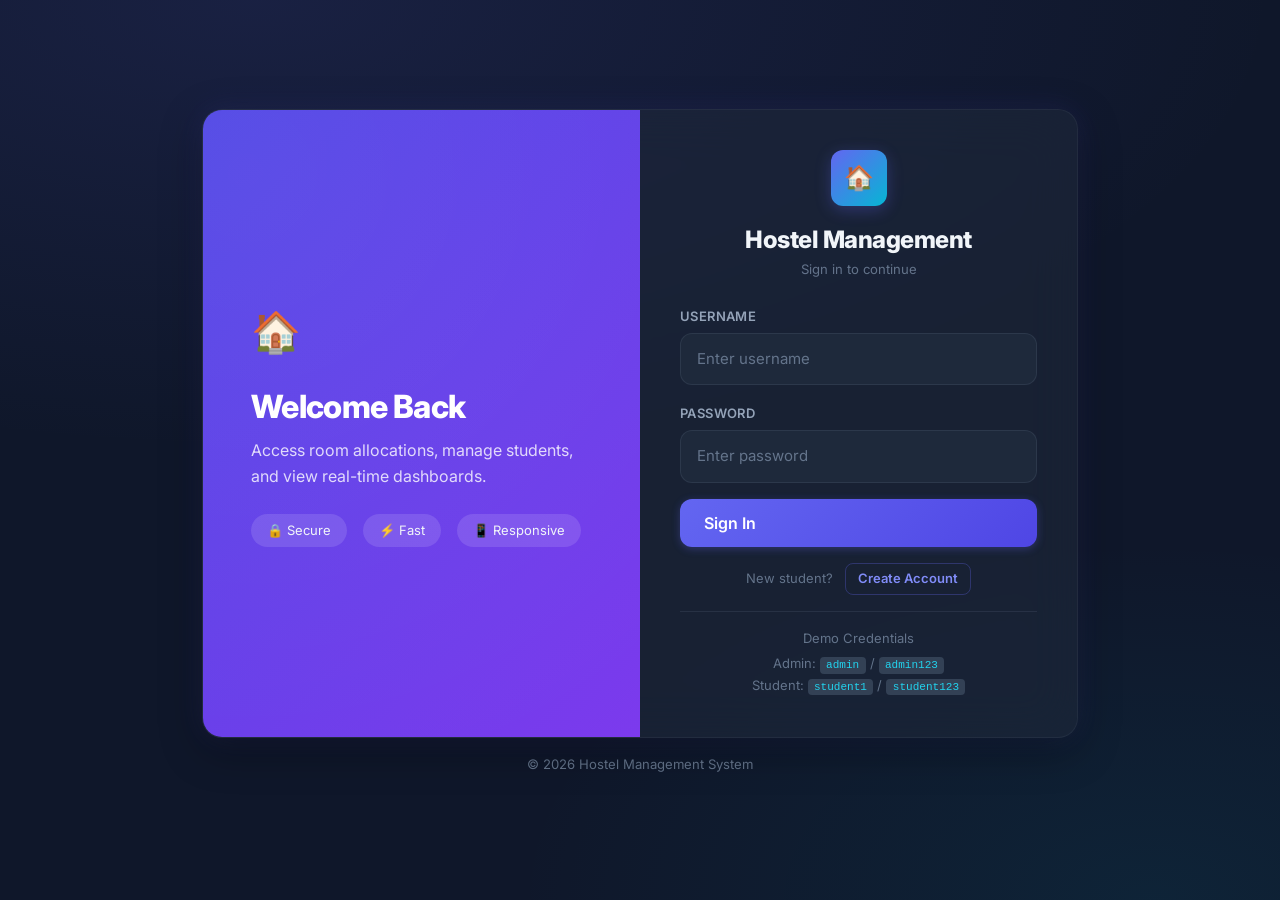
<file: backend/target/classes/static/index.html>
<!DOCTYPE html>
<html lang="en">
<head>
    <meta charset="utf-8" />
    <meta name="viewport" content="width=device-width, initial-scale=1" />
    <title>Hostel Management — Login</title>
    <meta name="description" content="Hostel Management System — secure login for students and administrators." />
    <link href="https://cdn.jsdelivr.net/npm/bootstrap@5.1.3/dist/css/bootstrap.min.css" rel="stylesheet">
    <link href="style.css" rel="stylesheet">
</head>
<body class="login-body">

    <main class="d-flex align-items-center min-vh-100 py-4">
        <div class="container">
            <div class="row justify-content-center">
                <div class="col-lg-10 col-xl-9">
                    <div class="auth-card">
                        <div class="row g-0" style="min-height: 520px;">

                            <!-- Hero Side -->
                            <div class="col-lg-6 d-none d-lg-flex auth-hero">
                                <div style="position: relative; z-index: 1;">
                                    <div class="mb-4" style="font-size: 2.5rem;">🏠</div>
                                    <h2>Welcome Back</h2>
                                    <p class="mb-4">Access room allocations, manage students, and view real-time dashboards.</p>
                                    <div style="display: flex; gap: 1rem; flex-wrap: wrap;">
                                        <span style="background: rgba(255,255,255,0.12); padding: 0.4rem 1rem; border-radius: 100px; font-size: 0.8125rem;">🔒 Secure</span>
                                        <span style="background: rgba(255,255,255,0.12); padding: 0.4rem 1rem; border-radius: 100px; font-size: 0.8125rem;">⚡ Fast</span>
                                        <span style="background: rgba(255,255,255,0.12); padding: 0.4rem 1rem; border-radius: 100px; font-size: 0.8125rem;">📱 Responsive</span>
                                    </div>
                                </div>
                            </div>

                            <!-- Form Side -->
                            <div class="col-lg-6 d-flex align-items-center auth-form-section" id="formSection">

                                <!-- LOGIN VIEW -->
                                <div id="loginView" style="width: 100%; max-width: 380px; margin: 0 auto;">
                                    <div class="text-center mb-4">
                                        <div class="auth-brand mx-auto">🏠</div>
                                        <h4 class="mb-1" style="font-weight: 800;">Hostel Management</h4>
                                        <p class="text-muted small">Sign in to continue</p>
                                    </div>

                                    <form id="loginForm" onsubmit="login(event)">
                                        <div class="mb-3">
                                            <label for="username" class="form-label">Username</label>
                                            <input type="text" class="form-control form-control-lg" id="username" placeholder="Enter username" required>
                                        </div>
                                        <div class="mb-3">
                                            <label for="password" class="form-label">Password</label>
                                            <input type="password" class="form-control form-control-lg" id="password" placeholder="Enter password" required>
                                        </div>
                                        <div class="d-grid mb-3">
                                            <button type="submit" class="btn btn-primary btn-lg">Sign In</button>
                                        </div>
                                    </form>

                                    <div class="text-center mb-3">
                                        <span class="text-muted" style="font-size: 0.8125rem;">New student?</span>
                                        <button class="btn btn-outline-primary btn-sm ms-2" onclick="showRegisterForm()">Create Account</button>
                                    </div>

                                    <hr />
                                    <div class="text-center" style="font-size: 0.8125rem;">
                                        <span class="text-muted">Demo Credentials</span>
                                        <div class="mt-1 text-muted">Admin: <code>admin</code> / <code>admin123</code></div>
                                        <div class="text-muted">Student: <code>student1</code> / <code>student123</code></div>
                                    </div>
                                </div>

                                <!-- REGISTER VIEW (hidden) -->
                                <div id="registerView" style="width: 100%; max-width: 420px; margin: 0 auto; display: none;">
                                    <div class="d-flex align-items-center mb-3">
                                        <button class="btn btn-outline-secondary btn-sm me-3" onclick="hideRegisterForm()">← Back</button>
                                        <h5 class="mb-0" style="font-weight: 700;">Student Registration</h5>
                                    </div>
                                    <form id="studentRegisterForm" onsubmit="registerStudent(event)">
                                        <div class="row">
                                            <div class="col-12 mb-2">
                                                <label class="form-label">Student Type *</label>
                                                <select class="form-select" id="regStudentType" required>
                                                    <option value="UG">UG (Undergraduate)</option>
                                                    <option value="PG">PG (Postgraduate)</option>
                                                    <option value="MBA">MBA</option>
                                                </select>
                                            </div>
                                            <div class="col-12 mb-2">
                                                <label class="form-label">Username *</label>
                                                <input type="text" class="form-control" id="regUsername" required placeholder="Choose a username">
                                            </div>
                                            <div class="col-12 mb-2">
                                                <label class="form-label">Password *</label>
                                                <input type="password" class="form-control" id="regPassword" required placeholder="Create a password">
                                            </div>
                                            <div class="col-12 mb-2">
                                                <label class="form-label">Email *</label>
                                                <input type="email" class="form-control" id="regEmail" required placeholder="your@email.com">
                                            </div>
                                            <div class="col-12 mb-2">
                                                <label class="form-label">Registration Number *</label>
                                                <input type="text" class="form-control" id="regNumber" required placeholder="e.g. REG001">
                                            </div>
                                            <div class="col-6 mb-2">
                                                <label class="form-label">Phone *</label>
                                                <input type="tel" class="form-control" id="regPhone" required placeholder="Phone number">
                                            </div>
                                            <div class="col-3 mb-2">
                                                <label class="form-label">Year *</label>
                                                <input type="number" class="form-control" id="regYear" min="1" max="4" required placeholder="1-4">
                                            </div>
                                            <div class="col-3 mb-2">
                                                <label class="form-label">Attend %</label>
                                                <input type="number" class="form-control" id="regAttendance" min="0" max="100" step="0.1" required placeholder="85">
                                            </div>
                                        </div>
                                        <div class="d-flex gap-2 mt-3">
                                            <button type="submit" class="btn btn-success flex-fill">Register</button>
                                            <button type="button" class="btn btn-outline-secondary flex-fill" onclick="hideRegisterForm()">Cancel</button>
                                        </div>
                                    </form>
                                </div>
                            </div>

                        </div>
                    </div>
                    <p class="text-center small text-muted mt-3">© <span id="year"></span> Hostel Management System</p>
                </div>
            </div>
        </div>
    </main>

    <script>
        document.addEventListener('DOMContentLoaded', function(){
            const el = document.getElementById('year');
            if (el) el.textContent = new Date().getFullYear();
        });

        function showRegisterForm() {
            document.getElementById('loginView').style.display = 'none';
            document.getElementById('registerView').style.display = 'block';
        }

        function hideRegisterForm() {
            document.getElementById('registerView').style.display = 'none';
            document.getElementById('loginView').style.display = 'block';
            document.getElementById('studentRegisterForm').reset();
        }
    </script>
    <script src="https://cdn.jsdelivr.net/npm/bootstrap@5.1.3/dist/js/bootstrap.bundle.min.js"></script>
    <script src="script.js"></script>
</body>
</html>
</file>
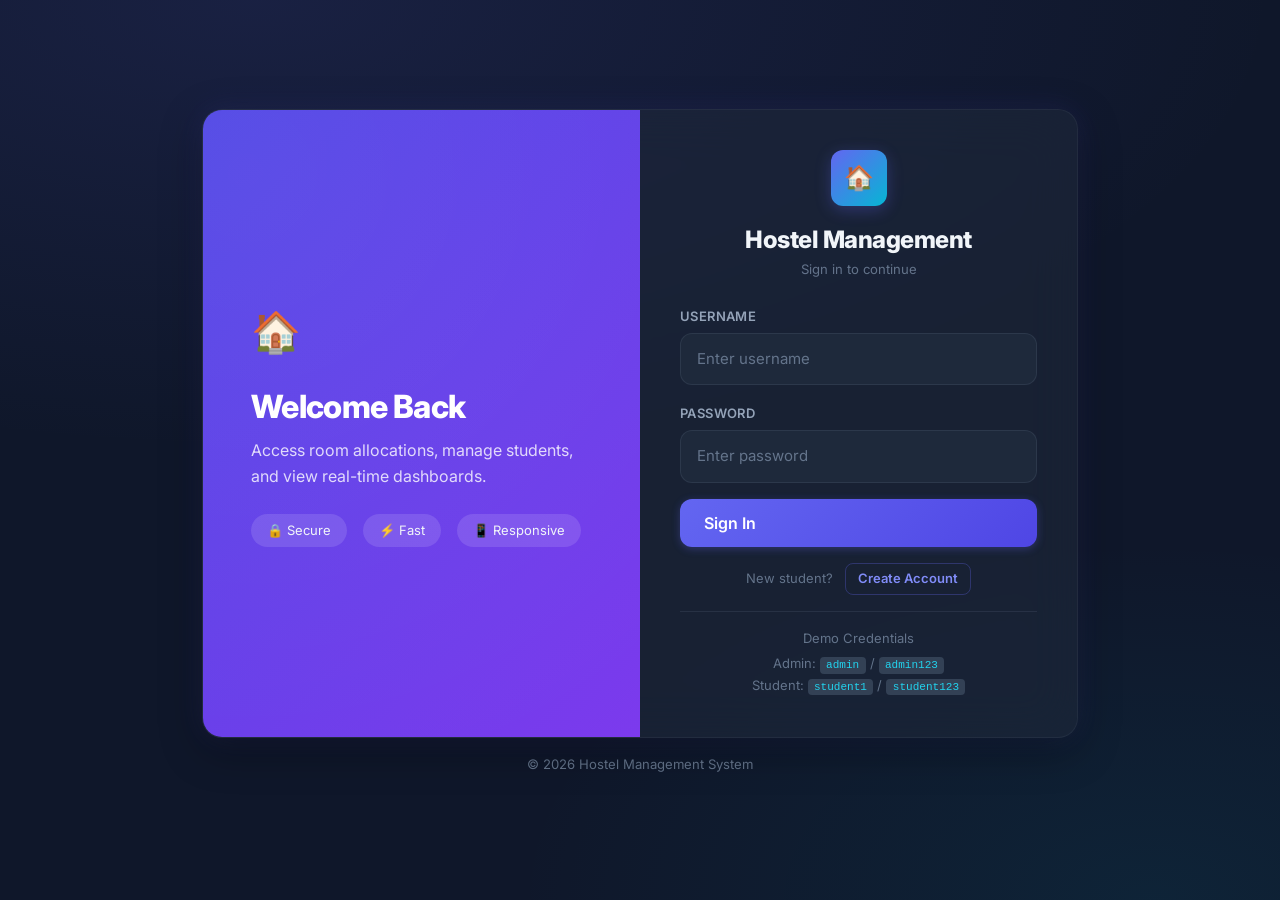
<file: backend/target/classes/static/admin-dashboard.html>
<!DOCTYPE html>
<html lang="en">
<head>
    <meta charset="utf-8" />
    <meta name="viewport" content="width=device-width, initial-scale=1" />
    <title>Admin Dashboard — Hostel Management</title>
    <meta name="description" content="Admin dashboard for managing hostel rooms, students, and allocations." />
    <link href="https://cdn.jsdelivr.net/npm/bootstrap@5.1.3/dist/css/bootstrap.min.css" rel="stylesheet">
    <link href="style.css" rel="stylesheet">
</head>
<body>

    <!-- Navbar -->
    <nav class="navbar navbar-expand-lg">
        <div class="container">
            <a class="navbar-brand" href="#">
                <span class="brand-dot"></span> Admin Dashboard
            </a>
            <div class="navbar-nav me-auto">
                <a class="nav-link" href="#overview">Overview</a>
                <a class="nav-link" href="#roomManagement">Rooms</a>
                <a class="nav-link" href="#studentManagement">Students</a>
            </div>
            <div class="navbar-nav ms-auto d-flex align-items-center gap-3">
                <span class="navbar-text" id="adminWelcome">Welcome, Admin!</span>
                <button class="btn btn-outline-light btn-sm" onclick="logout()">Logout</button>
            </div>
        </div>
    </nav>

    <div class="container mt-4">

        <!-- Overview Stats -->
        <h2 id="overview" class="mb-4" style="font-weight: 800;">Dashboard Overview</h2>
        <div class="row g-3 mb-4">
            <div class="col-md-3 col-6">
                <div class="stat-card primary animate-in">
                    <span class="stat-icon">👥</span>
                    <div class="stat-value" id="totalStudentsAdmin">0</div>
                    <div class="stat-label">Total Students</div>
                </div>
            </div>
            <div class="col-md-3 col-6">
                <div class="stat-card success animate-in">
                    <span class="stat-icon">✅</span>
                    <div class="stat-value" id="allocatedStudents">0</div>
                    <div class="stat-label">Allocated</div>
                </div>
            </div>
            <div class="col-md-3 col-6">
                <div class="stat-card warning animate-in">
                    <span class="stat-icon">⏳</span>
                    <div class="stat-value" id="unallocatedStudents">0</div>
                    <div class="stat-label">Unallocated</div>
                </div>
            </div>
            <div class="col-md-3 col-6">
                <div class="stat-card info animate-in">
                    <span class="stat-icon">🚪</span>
                    <div class="stat-value" id="totalRoomsAdmin">0</div>
                    <div class="stat-label">Total Rooms</div>
                </div>
            </div>
        </div>

        <!-- Room Management -->
        <div class="card" id="roomManagement">
            <div class="card-header d-flex justify-content-between align-items-center">
                <h5 class="mb-0" style="font-weight: 700;">Room Management</h5>
                <button class="btn btn-primary btn-sm" onclick="showAddRoomForm()">+ Add Room</button>
            </div>
            <div class="card-body">
                <!-- Add Room Form (Hidden) -->
                <div id="addRoomForm" style="display: none;" class="mb-4">
                    <div class="card" style="border: 1px solid rgba(99,102,241,0.2);">
                        <div class="card-body">
                            <h6 style="font-weight: 700; margin-bottom: 1rem;">New Room Details</h6>
                            <form id="roomForm" onsubmit="addRoom(event)">
                                <div class="row g-3">
                                    <div class="col-md-3">
                                        <label class="form-label">Room Number *</label>
                                        <input type="text" class="form-control" id="roomNo" required placeholder="e.g. A201">
                                    </div>
                                    <div class="col-md-3">
                                        <label class="form-label">Hostel *</label>
                                        <select class="form-select" id="hostelSelect" required>
                                            <option value="">Select Hostel</option>
                                        </select>
                                    </div>
                                    <div class="col-md-3">
                                        <label class="form-label">Sharing Type *</label>
                                        <select class="form-select" id="sharingType" required>
                                            <option value="">Select</option>
                                            <option value="SINGLE">Single</option>
                                            <option value="DOUBLE_SHARING">Double Sharing</option>
                                            <option value="THREE_SHARING">Three Sharing</option>
                                        </select>
                                    </div>
                                    <div class="col-md-3">
                                        <label class="form-label">Bathroom *</label>
                                        <select class="form-select" id="bathroomType" required>
                                            <option value="">Select</option>
                                            <option value="ATTACHED">Attached</option>
                                            <option value="COMMON">Common</option>
                                        </select>
                                    </div>
                                    <div class="col-md-3">
                                        <label class="form-label">AC Type *</label>
                                        <select class="form-select" id="acType" required>
                                            <option value="">Select</option>
                                            <option value="AC">AC</option>
                                            <option value="NON_AC">Non-AC</option>
                                        </select>
                                    </div>
                                    <div class="col-md-3">
                                        <label class="form-label">Capacity *</label>
                                        <input type="number" class="form-control" id="capacity" min="1" max="10" required placeholder="1-10">
                                    </div>
                                    <div class="col-md-6 d-flex align-items-end gap-2">
                                        <button type="submit" class="btn btn-success">Add Room</button>
                                        <button type="button" class="btn btn-secondary" onclick="hideAddRoomForm()">Cancel</button>
                                    </div>
                                </div>
                            </form>
                        </div>
                    </div>
                </div>

                <!-- Rooms Grid -->
                <div class="row g-3" id="roomsContainer">
                    <!-- Rooms loaded by JS -->
                </div>
            </div>
        </div>

        <!-- Student Management -->
        <div class="card" id="studentManagement">
            <div class="card-header">
                <h5 class="mb-0" style="font-weight: 700;">Student Management</h5>
            </div>
            <div class="card-body">
                <div class="table-responsive">
                    <table class="table table-striped">
                        <thead>
                            <tr>
                                <th>Name</th>
                                <th>Username</th>
                                <th>Reg No</th>
                                <th>Email</th>
                                <th>Year</th>
                                <th>Attendance</th>
                                <th>Type</th>
                                <th>Room</th>
                                <th>Actions</th>
                            </tr>
                        </thead>
                        <tbody id="studentsTable">
                            <!-- Students loaded by JS -->
                        </tbody>
                    </table>
                </div>
            </div>
        </div>
    </div>

    <!-- Student Request Modal -->
    <div class="modal fade" id="studentRequestModal" tabindex="-1">
        <div class="modal-dialog">
            <div class="modal-content">
                <div class="modal-header">
                    <h5 class="modal-title">Student Request Details</h5>
                    <button type="button" class="btn-close" data-bs-dismiss="modal"></button>
                </div>
                <div class="modal-body" id="studentRequestModalBody">
                    <!-- Filled dynamically -->
                </div>
                <div class="modal-footer">
                    <button type="button" class="btn btn-secondary" data-bs-dismiss="modal">Close</button>
                </div>
            </div>
        </div>
    </div>

    <!-- Allocation Modal -->
    <div class="modal fade" id="allocationModal" tabindex="-1">
        <div class="modal-dialog">
            <div class="modal-content">
                <div class="modal-header">
                    <h5 class="modal-title">Allocate Room</h5>
                    <button type="button" class="btn-close" data-bs-dismiss="modal"></button>
                </div>
                <div class="modal-body">
                    <p>Select a student to allocate to room: <strong id="selectedRoomInfo"></strong></p>
                    <select class="form-select" id="studentSelect">
                        <!-- Students loaded by JS -->
                    </select>
                </div>
                <div class="modal-footer">
                    <button type="button" class="btn btn-secondary" data-bs-dismiss="modal">Cancel</button>
                    <button type="button" class="btn btn-primary" onclick="allocateStudentToRoom()">Allocate</button>
                </div>
            </div>
        </div>
    </div>

    <!-- Remove Student Modal -->
    <div class="modal fade" id="removeStudentModal" tabindex="-1">
        <div class="modal-dialog">
            <div class="modal-content">
                <div class="modal-header">
                    <h5 class="modal-title">Remove Student from Room</h5>
                    <button type="button" class="btn-close" data-bs-dismiss="modal"></button>
                </div>
                <div class="modal-body">
                    <p>Are you sure you want to remove <strong id="studentToRemoveName"></strong> from their room?</p>
                    <p class="text-muted small">This will make the room available for other students.</p>
                </div>
                <div class="modal-footer">
                    <button type="button" class="btn btn-secondary" data-bs-dismiss="modal">Cancel</button>
                    <button type="button" class="btn btn-danger" onclick="confirmRemoveStudent()">Remove</button>
                </div>
            </div>
        </div>
    </div>

    <script src="https://cdn.jsdelivr.net/npm/bootstrap@5.1.3/dist/js/bootstrap.bundle.min.js"></script>
    <script src="script.js"></script>

</body>
</html>
</file>
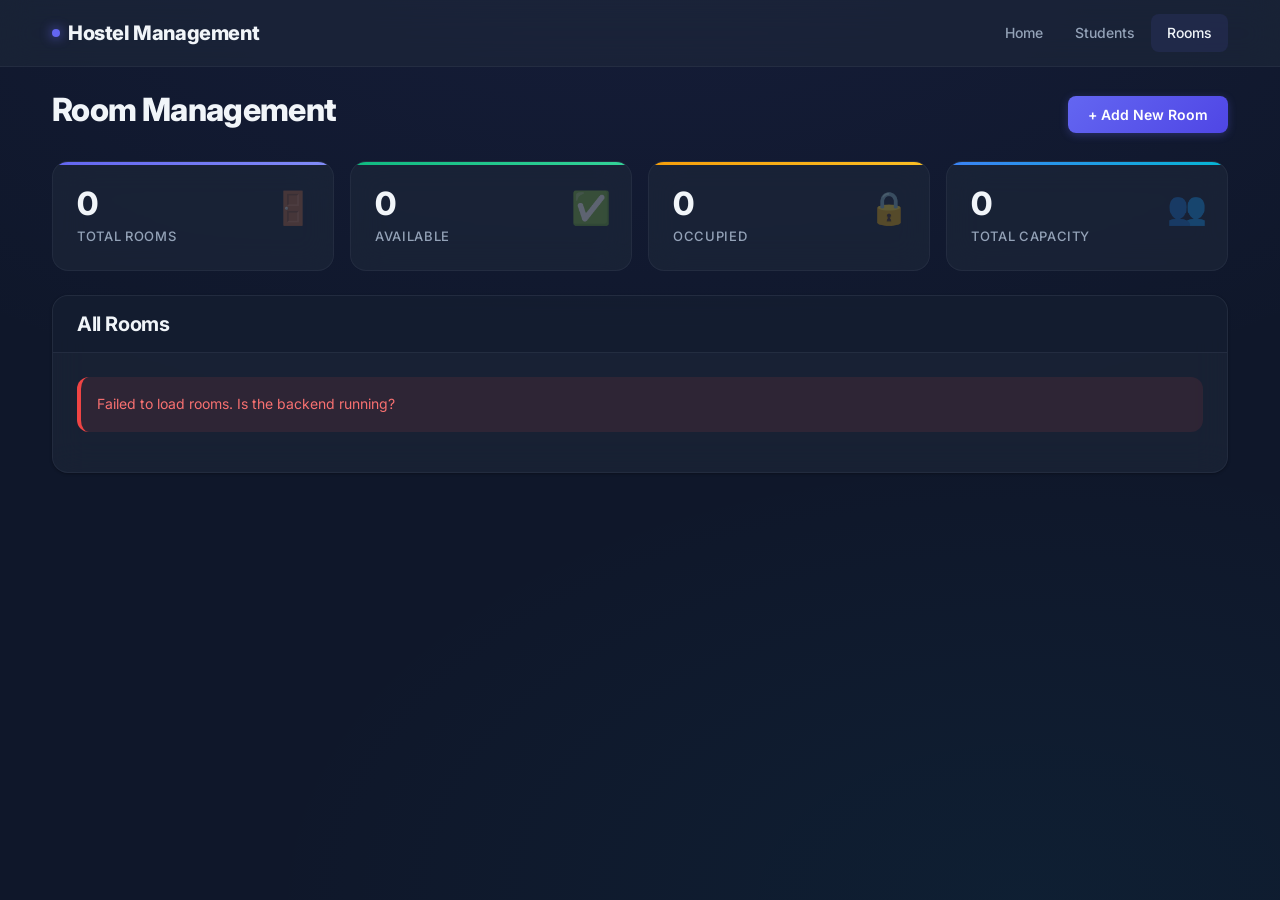
<file: backend/target/classes/static/rooms.html>
<!DOCTYPE html>
<html lang="en">
<head>
    <meta charset="utf-8" />
    <meta name="viewport" content="width=device-width, initial-scale=1" />
    <title>Rooms — Hostel Management</title>
    <meta name="description" content="View and manage hostel rooms, availability, and student allocations." />
    <link href="https://cdn.jsdelivr.net/npm/bootstrap@5.1.3/dist/css/bootstrap.min.css" rel="stylesheet">
    <link href="style.css" rel="stylesheet">
</head>
<body>

    <!-- Navbar -->
    <nav class="navbar navbar-expand-lg">
        <div class="container">
            <a class="navbar-brand" href="index.html">
                <span class="brand-dot"></span> Hostel Management
            </a>
            <div class="navbar-nav">
                <a class="nav-link" href="index.html">Home</a>
                <a class="nav-link" href="students.html">Students</a>
                <a class="nav-link active" href="rooms.html">Rooms</a>
            </div>
        </div>
    </nav>

    <div class="container mt-4">
        <div class="d-flex justify-content-between align-items-center mb-4">
            <h2 style="font-weight: 800;">Room Management</h2>
            <button class="btn btn-primary" onclick="showAddRoomForm()">+ Add New Room</button>
        </div>

        <!-- Room Stats -->
        <div class="row g-3 mb-4">
            <div class="col-md-3 col-6">
                <div class="stat-card primary animate-in">
                    <span class="stat-icon">🚪</span>
                    <div class="stat-value" id="totalRooms">0</div>
                    <div class="stat-label">Total Rooms</div>
                </div>
            </div>
            <div class="col-md-3 col-6">
                <div class="stat-card success animate-in">
                    <span class="stat-icon">✅</span>
                    <div class="stat-value" id="availableRooms">0</div>
                    <div class="stat-label">Available</div>
                </div>
            </div>
            <div class="col-md-3 col-6">
                <div class="stat-card warning animate-in">
                    <span class="stat-icon">🔒</span>
                    <div class="stat-value" id="occupiedRooms">0</div>
                    <div class="stat-label">Occupied</div>
                </div>
            </div>
            <div class="col-md-3 col-6">
                <div class="stat-card info animate-in">
                    <span class="stat-icon">👥</span>
                    <div class="stat-value" id="totalCapacity">0</div>
                    <div class="stat-label">Total Capacity</div>
                </div>
            </div>
        </div>

        <!-- Add Room Form (hidden) -->
        <div id="addRoomForm" style="display: none;" class="mb-4">
            <div class="card" style="border: 1px solid rgba(99,102,241,0.2);">
                <div class="card-body">
                    <h6 style="font-weight: 700; margin-bottom: 1rem;">Add New Room</h6>
                    <form id="roomForm" onsubmit="addRoom(event)">
                        <div class="row g-3">
                            <div class="col-md-3">
                                <label class="form-label">Room Number *</label>
                                <input type="text" class="form-control" id="roomNo" required placeholder="e.g. A201">
                            </div>
                            <div class="col-md-3">
                                <label class="form-label">Hostel *</label>
                                <select class="form-select" id="hostelSelect" required>
                                    <option value="">Select Hostel</option>
                                </select>
                            </div>
                            <div class="col-md-3">
                                <label class="form-label">Sharing Type *</label>
                                <select class="form-select" id="sharingType" required>
                                    <option value="">Select</option>
                                    <option value="SINGLE">Single</option>
                                    <option value="DOUBLE_SHARING">Double Sharing</option>
                                    <option value="THREE_SHARING">Three Sharing</option>
                                </select>
                            </div>
                            <div class="col-md-3">
                                <label class="form-label">Bathroom *</label>
                                <select class="form-select" id="bathroomType" required>
                                    <option value="">Select</option>
                                    <option value="ATTACHED">Attached</option>
                                    <option value="COMMON">Common</option>
                                </select>
                            </div>
                            <div class="col-md-3">
                                <label class="form-label">AC Type *</label>
                                <select class="form-select" id="acType" required>
                                    <option value="">Select</option>
                                    <option value="AC">AC</option>
                                    <option value="NON_AC">Non-AC</option>
                                </select>
                            </div>
                            <div class="col-md-3">
                                <label class="form-label">Capacity *</label>
                                <input type="number" class="form-control" id="capacity" min="1" max="10" required>
                            </div>
                            <div class="col-md-6 d-flex align-items-end gap-2">
                                <button type="submit" class="btn btn-success">Add Room</button>
                                <button type="button" class="btn btn-secondary" onclick="hideAddRoomForm()">Cancel</button>
                            </div>
                        </div>
                    </form>
                </div>
            </div>
        </div>

        <!-- Rooms Grid -->
        <div class="card">
            <div class="card-header">
                <h5 class="mb-0" style="font-weight: 700;">All Rooms</h5>
            </div>
            <div class="card-body">
                <div class="row g-3" id="roomsContainer">
                    <div class="col-12 text-center text-muted py-3">Loading rooms...</div>
                </div>
            </div>
        </div>
    </div>

    <!-- Allocation Modal -->
    <div class="modal fade" id="allocationModal" tabindex="-1">
        <div class="modal-dialog">
            <div class="modal-content">
                <div class="modal-header">
                    <h5 class="modal-title">Allocate Room</h5>
                    <button type="button" class="btn-close" data-bs-dismiss="modal"></button>
                </div>
                <div class="modal-body">
                    <p>Select a student to allocate to room: <strong id="selectedRoomInfo"></strong></p>
                    <select class="form-select" id="studentSelect">
                        <option value="">Select a student</option>
                    </select>
                </div>
                <div class="modal-footer">
                    <button type="button" class="btn btn-secondary" data-bs-dismiss="modal">Cancel</button>
                    <button type="button" class="btn btn-primary" onclick="allocateStudentToRoom()">Allocate</button>
                </div>
            </div>
        </div>
    </div>

    <script src="https://cdn.jsdelivr.net/npm/bootstrap@5.1.3/dist/js/bootstrap.bundle.min.js"></script>
    <script src="script.js"></script>
    <script>
        // Page-specific init — load rooms and stats using functions from script.js
        document.addEventListener('DOMContentLoaded', function() {
            loadRoomsPage();
            loadHostelsForRoomForm();

            // Auto-set capacity when sharing type changes
            const sharingType = document.getElementById('sharingType');
            const capacity = document.getElementById('capacity');
            if (sharingType && capacity) {
                sharingType.addEventListener('change', function() {
                    if (this.value === 'SINGLE') capacity.value = 1;
                    else if (this.value === 'DOUBLE_SHARING') capacity.value = 2;
                    else if (this.value === 'THREE_SHARING') capacity.value = 3;
                });
            }
        });

        // Load rooms and compute stats for this page
        async function loadRoomsPage() {
            try {
                const response = await fetch(`${API_BASE}/rooms`);
                const rooms = await response.json();

                // Compute stats
                let totalRooms = 0, available = 0, occupied = 0, totalCap = 0;
                rooms.forEach(room => {
                    totalRooms++;
                    totalCap += room.capacity || 0;
                    const occ = room.students ? room.students.length : 0;
                    if (occ < room.capacity) available++;
                    else occupied++;
                });

                document.getElementById('totalRooms').textContent = totalRooms;
                document.getElementById('availableRooms').textContent = available;
                document.getElementById('occupiedRooms').textContent = occupied;
                document.getElementById('totalCapacity').textContent = totalCap;

                // Render room cards using the same pattern as script.js
                const container = document.getElementById('roomsContainer');
                container.innerHTML = '';

                if (rooms.length === 0) {
                    container.innerHTML = '<div class="col-12 text-center text-muted py-3">No rooms found. Add a room to get started.</div>';
                    return;
                }

                rooms.forEach(room => {
                    const occ = room.students ? room.students.length : 0;
                    const avail = room.capacity - occ;
                    const isAvail = avail > 0;
                    const hostelName = room.hostel ? (room.hostel.hostelName || room.hostel.name || '') : '';
                    const sharingLabel = room.sharingType === 'SINGLE' ? 'Single' :
                                         room.sharingType === 'DOUBLE_SHARING' ? 'Double' :
                                         room.sharingType === 'THREE_SHARING' ? 'Triple' : room.sharingType;
                    const acLabel = room.acType === 'AC' ? '❄️ AC' : '🌀 Non-AC';
                    const bathLabel = room.bathroomType === 'ATTACHED' ? '🚿 Attached' : '🏢 Common';

                    const card = `
                        <div class="col-md-4 col-lg-3 animate-in">
                            <div class="room-card">
                                <div class="d-flex justify-content-between align-items-start mb-2">
                                    <div class="room-number">Room ${escapeHtml(room.roomNo)}</div>
                                    ${isAvail
                                        ? '<span class="badge bg-success">Available</span>'
                                        : '<span class="badge bg-danger">Full</span>'
                                    }
                                </div>
                                <div class="room-meta">
                                    <span>${sharingLabel}</span>
                                    <span>${acLabel}</span>
                                    <span>${bathLabel}</span>
                                </div>
                                ${hostelName ? `<div class="room-meta mt-1"><span>🏠 ${escapeHtml(hostelName)}</span></div>` : ''}
                                <div class="d-flex justify-content-between align-items-center mt-2" style="font-size: 0.8125rem; color: var(--clr-text-muted);">
                                    <span>Capacity: ${room.capacity}</span>
                                    <span>Occupied: ${occ}/${room.capacity}</span>
                                </div>
                                <div class="d-flex gap-2 mt-3">
                                    ${isAvail ? `<button class="btn btn-primary btn-sm" onclick="showAllocationModal(${room.id}, '${escapeHtml(room.roomNo)}')">Allocate</button>` : ''}
                                    <button class="btn btn-outline-danger btn-sm" onclick="deleteRoom(${room.id})">Delete</button>
                                </div>
                            </div>
                        </div>
                    `;
                    container.innerHTML += card;
                });
            } catch (error) {
                console.error('Error loading rooms:', error);
                document.getElementById('roomsContainer').innerHTML =
                    '<div class="col-12"><div class="alert alert-danger">Failed to load rooms. Is the backend running?</div></div>';
            }
        }
    </script>

</body>
</html>
</file>
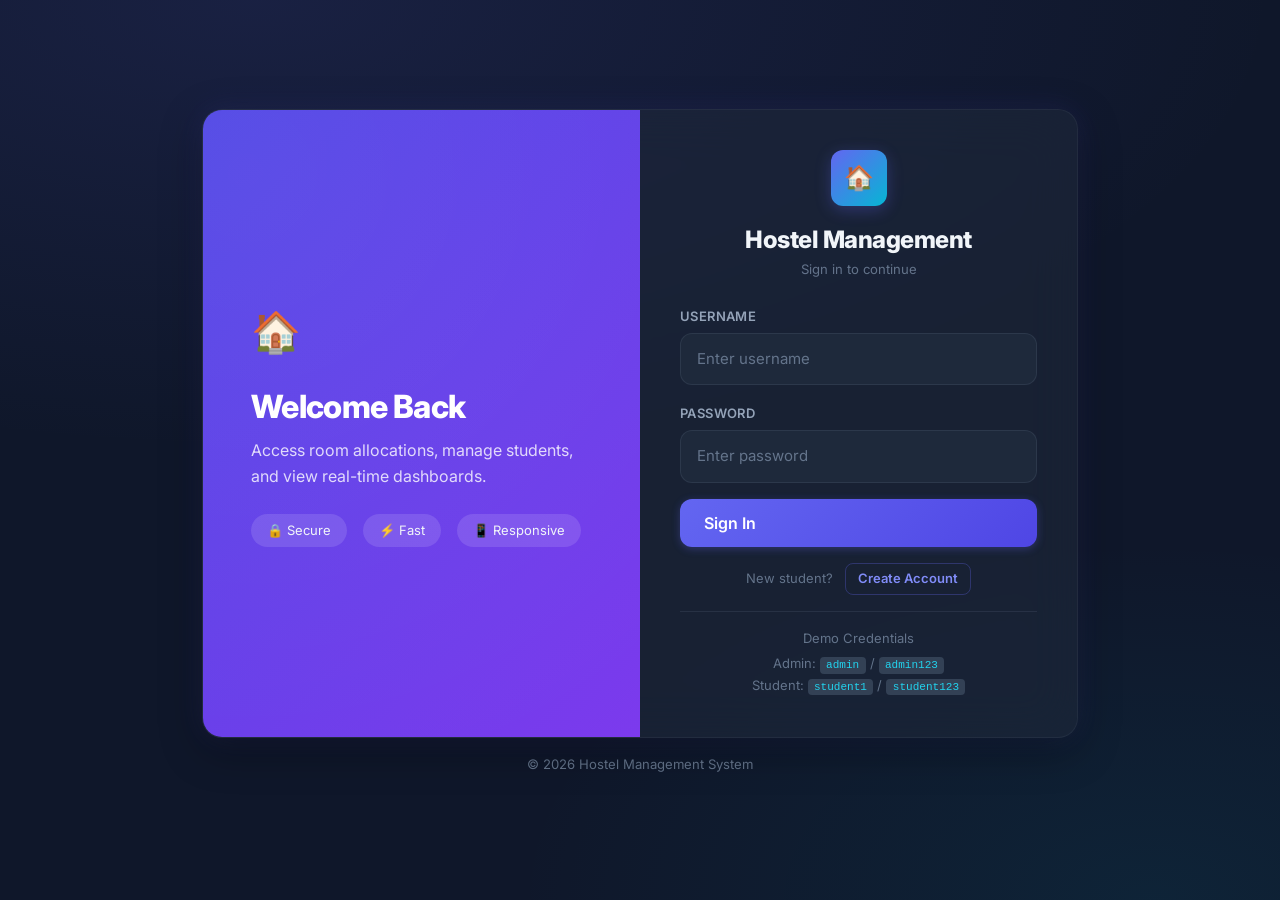
<file: backend/target/classes/static/Student-Dashboard.html>
<!DOCTYPE html>
<html lang="en">
<head>
    <meta charset="utf-8" />
    <meta name="viewport" content="width=device-width, initial-scale=1" />
    <title>Student Dashboard — Hostel Management</title>
    <meta name="description" content="Student dashboard for viewing room allocations and submitting room preferences." />
    <link href="https://cdn.jsdelivr.net/npm/bootstrap@5.1.3/dist/css/bootstrap.min.css" rel="stylesheet">
    <link href="style.css" rel="stylesheet">
</head>
<body>

    <!-- Navbar -->
    <nav class="navbar navbar-expand-lg">
        <div class="container">
            <a class="navbar-brand" href="#">
                <span class="brand-dot"></span> Student Dashboard
            </a>
            <div class="navbar-nav ms-auto d-flex align-items-center gap-3">
                <span class="navbar-text" id="studentWelcome">Welcome, Student!</span>
                <button class="btn btn-outline-light btn-sm" onclick="logout()">Logout</button>
            </div>
        </div>
    </nav>

    <div class="container mt-4">

        <!-- Current Allocation Banner (shown if student has a room) -->
        <div id="currentAllocationCard" style="display: none;" class="mb-4">
            <div class="card" style="border-left: 4px solid var(--clr-success);">
                <div class="card-body" id="currentAllocation">
                    <!-- Filled by JS -->
                </div>
            </div>
        </div>

        <!-- Student Info Card -->
        <div class="card mb-4 animate-in">
            <div class="card-header">
                <h5 class="mb-0" style="font-weight: 700;">📋 My Information</h5>
            </div>
            <div class="card-body" id="studentInfo">
                <!-- Loaded by JS -->
            </div>
        </div>

        <!-- Room Selection Process -->
        <div class="card animate-in" id="roomSelectionCard">
            <div class="card-header">
                <h5 class="mb-0" style="font-weight: 700;">🏠 Room Selection</h5>
                <p class="mb-0 text-muted small mt-1">Choose your preferred hostel and room type</p>
            </div>
            <div class="card-body">

                <!-- Stepper -->
                <div class="stepper" id="stepper">
                    <div class="stepper-step">
                        <div class="stepper-circle active" id="step1circle">1</div>
                        <span class="stepper-label">Select Hostel</span>
                    </div>
                    <div class="stepper-line" id="line1"></div>
                    <div class="stepper-step">
                        <div class="stepper-circle inactive" id="step2circle">2</div>
                        <span class="stepper-label">Room Type</span>
                    </div>
                    <div class="stepper-line" id="line2"></div>
                    <div class="stepper-step">
                        <div class="stepper-circle inactive" id="step3circle">3</div>
                        <span class="stepper-label">Confirm</span>
                    </div>
                </div>

                <!-- Selection Summary -->
                <div class="selection-summary-bar mb-4" id="selectionSummaryBar">
                    <div style="font-weight: 600; font-size: 0.8125rem; margin-bottom: 0.25rem;">Your Selection</div>
                    <div id="selectionSummary" style="font-size: 0.9375rem;">No selection made yet</div>
                </div>

                <!-- Step 1: Hostel Selection -->
                <div id="hostelSelectionStep">
                    <h6 class="mb-3" style="font-weight: 700;">Step 1: Select Hostel Block</h6>
                    <div class="row g-3" id="hostelContainer">
                        <div class="col-12 text-center text-muted py-3">Loading hostels...</div>
                    </div>
                </div>

                <!-- Step 2: Room Type Selection -->
                <div id="roomTypeSelectionStep" style="display: none;">
                    <div class="d-flex justify-content-between align-items-center mb-3">
                        <h6 class="mb-0" style="font-weight: 700;">Step 2: Choose Room Type</h6>
                        <button class="btn btn-outline-secondary btn-sm" onclick="backToHostelSelection()">← Back</button>
                    </div>
                    <div class="row g-3" id="roomTypeContainer">
                        <!-- Loaded from API -->
                    </div>
                </div>

                <!-- Step 3: Confirmation -->
                <div id="confirmationStep" style="display: none;">
                    <div class="d-flex justify-content-between align-items-center mb-3">
                        <h6 class="mb-0" style="font-weight: 700;">Step 3: Confirm Your Selection</h6>
                        <button class="btn btn-outline-secondary btn-sm" onclick="backToRoomTypeSelection()">← Back</button>
                    </div>
                    <div class="card" style="border: 1px solid rgba(99,102,241,0.2);">
                        <div class="card-body">
                            <h6 style="font-weight: 700;">Review Your Choice</h6>
                            <div id="confirmationDetails" class="mb-3"></div>
                            <div class="alert alert-info">
                                <small>Your room allocation request will be reviewed by the admin. You'll receive an email confirmation once approved.</small>
                            </div>
                            <button class="btn btn-success me-2" onclick="submitRoomRequest()">Submit Request</button>
                            <button class="btn btn-outline-secondary" onclick="cancelSelection()">Cancel</button>
                        </div>
                    </div>
                </div>

            </div>
        </div>
    </div>

    <script src="https://cdn.jsdelivr.net/npm/bootstrap@5.1.3/dist/js/bootstrap.bundle.min.js"></script>
    <script src="script.js"></script>
    <script>
        // ==========================================
        //  Student Dashboard Logic (fixed version)
        // ==========================================
        let selectedHostel = null;
        let selectedRoomType = null;

        document.addEventListener('DOMContentLoaded', function() {
            loadStudentInfo();
            loadHostelsFromAPI();
            checkCurrentAllocation();
        });

        // --- Load student info from logged-in user ---
        function loadStudentInfo() {
            const el = document.getElementById('studentInfo');
            let user = null;
            try {
                if (typeof currentUser !== 'undefined' && currentUser) user = currentUser;
                else user = JSON.parse(localStorage.getItem('currentUser'));
            } catch (e) { user = null; }

            if (!user) {
                el.innerHTML = `<div class="alert alert-warning">No student information available. Please login.</div>`;
                return;
            }

            el.innerHTML = `
                <div class="row">
                    <div class="col-md-6">
                        <p><strong style="color: var(--clr-text-secondary);">Name:</strong> <span style="color: var(--clr-text);">${escapeHtml(user.name || user.username || '—')}</span></p>
                        <p><strong style="color: var(--clr-text-secondary);">Reg No:</strong> <span style="color: var(--clr-text);">${escapeHtml(user.regNo || '—')}</span></p>
                        <p><strong style="color: var(--clr-text-secondary);">Email:</strong> <span style="color: var(--clr-text);">${escapeHtml(user.email || '—')}</span></p>
                    </div>
                    <div class="col-md-6">
                        <p><strong style="color: var(--clr-text-secondary);">Year of Study:</strong> <span style="color: var(--clr-text);">${user.yearOfStudy || '—'}</span></p>
                        <p><strong style="color: var(--clr-text-secondary);">Attendance:</strong> <span style="color: var(--clr-text);">${user.attendancePercentage != null ? user.attendancePercentage + '%' : '—'}</span></p>
                        <p><strong style="color: var(--clr-text-secondary);">Student Type:</strong> <span style="color: var(--clr-text);">${escapeHtml(user.studentType || 'UG')}</span></p>
                    </div>
                </div>
            `;
        }

        // --- FIXED: Load hostels from API instead of hardcoded data ---
        async function loadHostelsFromAPI() {
            const container = document.getElementById('hostelContainer');
            try {
                const response = await fetch(`${API_BASE}/hostels`);
                if (!response.ok) throw new Error('Failed to fetch hostels');
                const hostels = await response.json();

                if (hostels.length === 0) {
                    container.innerHTML = '<div class="col-12 text-center text-muted py-3">No hostels available.</div>';
                    return;
                }

                container.innerHTML = '';
                hostels.forEach(hostel => {
                    const name = hostel.hostelName || hostel.name || 'Hostel ' + hostel.id;
                    const type = hostel.hostelType || 'MIXED';
                    const typeLabel = type === 'GENTS' ? '🔵 Gents' : type === 'LADIES' ? '🩷 Ladies' : '🟢 Mixed';

                    const card = `
                        <div class="col-md-4">
                            <div class="selection-card" onclick="selectHostel(${hostel.id}, '${escapeHtml(name)}', '${type}')" data-hostel-id="${hostel.id}">
                                <h6 style="font-weight: 700; color: var(--clr-text);">${escapeHtml(name)}</h6>
                                <p class="small mb-1" style="color: var(--clr-text-secondary);">
                                    <strong>Type:</strong> ${typeLabel}
                                </p>
                                <span class="badge bg-success">Available</span>
                            </div>
                        </div>
                    `;
                    container.innerHTML += card;
                });
            } catch (error) {
                console.error('Error loading hostels:', error);
                container.innerHTML = '<div class="col-12"><div class="alert alert-danger">Failed to load hostels. Please try again.</div></div>';
            }
        }

        // --- Select hostel ---
        function selectHostel(hostelId, hostelName, hostelType) {
            document.querySelectorAll('.selection-card').forEach(c => c.classList.remove('selected'));
            const card = document.querySelector(`[data-hostel-id="${hostelId}"]`);
            if (card) card.classList.add('selected');

            selectedHostel = { id: hostelId, name: hostelName, type: hostelType };
            selectedRoomType = null;

            // Update stepper
            document.getElementById('step1circle').className = 'stepper-circle completed';
            document.getElementById('step1circle').textContent = '✓';
            document.getElementById('step2circle').className = 'stepper-circle active';
            document.getElementById('line1').className = 'stepper-line active';

            document.getElementById('hostelSelectionStep').style.display = 'none';
            document.getElementById('roomTypeSelectionStep').style.display = 'block';

            loadRoomTypesFromAPI(hostelId);
            updateSelectionSummary();
        }

        // --- FIXED: Load room types from API based on available rooms in the selected hostel ---
        async function loadRoomTypesFromAPI(hostelId) {
            const container = document.getElementById('roomTypeContainer');
            container.innerHTML = '<div class="col-12 text-center text-muted py-3">Loading room types...</div>';

            try {
                const response = await fetch(`${API_BASE}/rooms/available`);
                if (!response.ok) throw new Error('Failed to fetch rooms');
                const allRooms = await response.json();

                // Group available rooms by their attributes to show unique room type options
                const roomTypeMap = {};
                allRooms.forEach(room => {
                    const key = `${room.sharingType}|${room.acType}|${room.bathroomType}`;
                    if (!roomTypeMap[key]) {
                        roomTypeMap[key] = {
                            sharing: room.sharingType,
                            ac: room.acType,
                            bathroom: room.bathroomType,
                            capacity: room.capacity,
                            count: 0
                        };
                    }
                    roomTypeMap[key].count++;
                });

                const roomTypes = Object.values(roomTypeMap);

                if (roomTypes.length === 0) {
                    container.innerHTML = '<div class="col-12"><div class="alert alert-warning">No rooms available at the moment.</div></div>';
                    return;
                }

                container.innerHTML = '';
                roomTypes.forEach((rt, idx) => {
                    const sharingLabel = rt.sharing === 'SINGLE' ? 'Single Occupancy' :
                                         rt.sharing === 'DOUBLE_SHARING' ? 'Double Sharing' :
                                         rt.sharing === 'THREE_SHARING' ? 'Three Sharing' : rt.sharing;
                    const acLabel = rt.ac === 'AC' ? '❄️ AC' : '🌀 Non-AC';
                    const bathLabel = rt.bathroom === 'ATTACHED' ? '🚿 Attached' : '🏢 Common';

                    const card = `
                        <div class="col-md-4">
                            <div class="selection-card" onclick="selectRoomType(${idx}, '${rt.sharing}', '${sharingLabel}', '${rt.ac}', '${rt.bathroom}')" data-room-type-id="${idx}">
                                <h6 style="font-weight: 700; color: var(--clr-text);">${sharingLabel}</h6>
                                <p class="small mb-1" style="color: var(--clr-text-secondary);">
                                    ${acLabel} · ${bathLabel}<br>
                                    <strong>Capacity:</strong> ${rt.capacity} per room
                                </p>
                                <span class="badge bg-success">${rt.count} room${rt.count > 1 ? 's' : ''} available</span>
                            </div>
                        </div>
                    `;
                    container.innerHTML += card;
                });
            } catch (error) {
                console.error('Error loading room types:', error);
                container.innerHTML = '<div class="col-12"><div class="alert alert-danger">Failed to load room types.</div></div>';
            }
        }

        // --- Select room type ---
        function selectRoomType(idx, sharingEnum, sharingLabel, ac, bathroom) {
            document.querySelectorAll('[data-room-type-id]').forEach(c => c.classList.remove('selected'));
            const card = document.querySelector(`[data-room-type-id="${idx}"]`);
            if (card) card.classList.add('selected');

            selectedRoomType = {
                id: idx,
                sharing: sharingLabel,
                sharingEnum: sharingEnum,
                ac: ac,
                bathroom: bathroom
            };

            // Update stepper
            document.getElementById('step2circle').className = 'stepper-circle completed';
            document.getElementById('step2circle').textContent = '✓';
            document.getElementById('step3circle').className = 'stepper-circle active';
            document.getElementById('line2').className = 'stepper-line active';

            document.getElementById('roomTypeSelectionStep').style.display = 'none';
            document.getElementById('confirmationStep').style.display = 'block';

            updateSelectionSummary();
            showConfirmationDetails();
        }

        // --- Navigation ---
        function backToHostelSelection() {
            document.getElementById('roomTypeSelectionStep').style.display = 'none';
            document.getElementById('hostelSelectionStep').style.display = 'block';
            selectedRoomType = null;

            // Reset stepper
            document.getElementById('step1circle').className = 'stepper-circle active';
            document.getElementById('step1circle').textContent = '1';
            document.getElementById('step2circle').className = 'stepper-circle inactive';
            document.getElementById('step2circle').textContent = '2';
            document.getElementById('line1').className = 'stepper-line';

            updateSelectionSummary();
        }

        function backToRoomTypeSelection() {
            document.getElementById('confirmationStep').style.display = 'none';
            document.getElementById('roomTypeSelectionStep').style.display = 'block';

            document.getElementById('step2circle').className = 'stepper-circle active';
            document.getElementById('step2circle').textContent = '2';
            document.getElementById('step3circle').className = 'stepper-circle inactive';
            document.getElementById('step3circle').textContent = '3';
            document.getElementById('line2').className = 'stepper-line';

            updateSelectionSummary();
        }

        function cancelSelection() {
            document.getElementById('confirmationStep').style.display = 'none';
            document.getElementById('roomTypeSelectionStep').style.display = 'none';
            document.getElementById('hostelSelectionStep').style.display = 'block';
            selectedHostel = null;
            selectedRoomType = null;

            // Reset stepper
            document.getElementById('step1circle').className = 'stepper-circle active';
            document.getElementById('step1circle').textContent = '1';
            document.getElementById('step2circle').className = 'stepper-circle inactive';
            document.getElementById('step2circle').textContent = '2';
            document.getElementById('step3circle').className = 'stepper-circle inactive';
            document.getElementById('step3circle').textContent = '3';
            document.getElementById('line1').className = 'stepper-line';
            document.getElementById('line2').className = 'stepper-line';

            document.querySelectorAll('.selection-card').forEach(c => c.classList.remove('selected'));
            updateSelectionSummary();
        }

        function updateSelectionSummary() {
            const el = document.getElementById('selectionSummary');
            if (selectedHostel && selectedRoomType) {
                const acLabel = selectedRoomType.ac === 'AC' ? 'AC' : 'Non-AC';
                const bathLabel = selectedRoomType.bathroom === 'ATTACHED' ? 'Attached' : 'Common';
                el.innerHTML = `<strong>${escapeHtml(selectedHostel.name)}</strong> · ${escapeHtml(selectedRoomType.sharing)} (${acLabel}, ${bathLabel} bathroom)`;
            } else if (selectedHostel) {
                el.innerHTML = `<strong>${escapeHtml(selectedHostel.name)}</strong> · Choose room type →`;
            } else {
                el.innerHTML = 'No selection made yet';
            }
        }

        function showConfirmationDetails() {
            const el = document.getElementById('confirmationDetails');
            const acLabel = selectedRoomType.ac === 'AC' ? 'AC' : 'Non-AC';
            const bathLabel = selectedRoomType.bathroom === 'ATTACHED' ? 'Attached' : 'Common';
            el.innerHTML = `
                <div class="row">
                    <div class="col-md-6">
                        <p><strong style="color: var(--clr-text-secondary);">Hostel:</strong> <span style="color: var(--clr-text);">${escapeHtml(selectedHostel.name)}</span></p>
                        <p><strong style="color: var(--clr-text-secondary);">Type:</strong> <span style="color: var(--clr-text);">${escapeHtml(selectedHostel.type)}</span></p>
                    </div>
                    <div class="col-md-6">
                        <p><strong style="color: var(--clr-text-secondary);">Room Type:</strong> <span style="color: var(--clr-text);">${escapeHtml(selectedRoomType.sharing)}</span></p>
                        <p><strong style="color: var(--clr-text-secondary);">AC:</strong> <span style="color: var(--clr-text);">${acLabel}</span></p>
                        <p><strong style="color: var(--clr-text-secondary);">Bathroom:</strong> <span style="color: var(--clr-text);">${bathLabel}</span></p>
                    </div>
                </div>
            `;
        }

        // --- FIXED: Submit room request to backend API ---
        async function submitRoomRequest() {
            if (!selectedHostel || !selectedRoomType) {
                alert('Please complete the selection before submitting.');
                return;
            }

            const userData = localStorage.getItem('currentUser');
            if (!userData) { alert('You must be logged in.'); return; }

            const current = JSON.parse(userData);
            if (!current.id) { alert('User info missing. Please login again.'); return; }

            const payload = {
                requestedHostel: selectedHostel.name,
                requestedRoomSharing: selectedRoomType.sharing,
                requestedAc: selectedRoomType.ac,
                requestedBathroom: selectedRoomType.bathroom,
                requestStatus: 'PENDING'
            };

            try {
                const response = await fetch(`${API_BASE}/students/${current.id}/request`, {
                    method: 'POST',
                    headers: { 'Content-Type': 'application/json' },
                    body: JSON.stringify(payload)
                });

                if (!response.ok) {
                    const errText = await response.text();
                    throw new Error(errText || 'Request failed');
                }

                const updatedStudent = await response.json();
                localStorage.setItem('currentUser', JSON.stringify(updatedStudent));

                // Show pending status
                document.getElementById('currentAllocationCard').style.display = 'block';
                document.getElementById('currentAllocation').innerHTML = `
                    <div class="d-flex align-items-center gap-2 mb-2">
                        <span class="status-dot pending"></span>
                        <strong style="color: var(--clr-warning);">Room Request Pending</strong>
                    </div>
                    <p class="mb-0" style="color: var(--clr-text-secondary);">
                        Your request for <strong style="color: var(--clr-text);">${escapeHtml(updatedStudent.requestedRoomSharing)}</strong>
                        in <strong style="color: var(--clr-text);">${escapeHtml(updatedStudent.requestedHostel)}</strong> is under review.
                    </p>
                `;

                cancelSelection();
                alert('Room request submitted successfully! Admin will review it.');
            } catch (err) {
                console.error('Failed to submit room request:', err);
                alert('Failed to submit room request: ' + err.message);
            }
        }

        // --- FIXED: Check actual current allocation from backend ---
        async function checkCurrentAllocation() {
            let user = null;
            try {
                user = JSON.parse(localStorage.getItem('currentUser'));
            } catch (e) { return; }
            
            if (!user || !user.id) return;

            try {
                const response = await fetch(`${API_BASE}/students/${user.id}`);
                if (!response.ok) return;
                const student = await response.json();

                // Update localStorage with fresh data
                localStorage.setItem('currentUser', JSON.stringify(student));

                const allocationCard = document.getElementById('currentAllocationCard');
                const allocationBody = document.getElementById('currentAllocation');

                if (student.allocatedRoom && student.allocatedRoom.roomNo) {
                    // Student has an allocated room
                    allocationCard.style.display = 'block';
                    allocationBody.innerHTML = `
                        <div class="d-flex align-items-center gap-2 mb-2">
                            <span class="status-dot available"></span>
                            <strong style="color: var(--clr-success);">Room Allocated</strong>
                        </div>
                        <div class="row">
                            <div class="col-md-6">
                                <p class="mb-1"><strong style="color: var(--clr-text-secondary);">Room:</strong> <span style="color: var(--clr-text);">${escapeHtml(student.allocatedRoom.roomNo)}</span></p>
                                <p class="mb-1"><strong style="color: var(--clr-text-secondary);">Type:</strong> <span style="color: var(--clr-text);">${student.allocatedRoom.sharingType || '—'}</span></p>
                            </div>
                            <div class="col-md-6">
                                <p class="mb-1"><strong style="color: var(--clr-text-secondary);">AC:</strong> <span style="color: var(--clr-text);">${student.allocatedRoom.acType || '—'}</span></p>
                                <p class="mb-1"><strong style="color: var(--clr-text-secondary);">Bathroom:</strong> <span style="color: var(--clr-text);">${student.allocatedRoom.bathroomType || '—'}</span></p>
                            </div>
                        </div>
                    `;
                    // Hide room selection since student already has a room
                    document.getElementById('roomSelectionCard').style.display = 'none';
                } else if (student.requestStatus === 'PENDING') {
                    // Student has a pending request
                    allocationCard.style.display = 'block';
                    allocationBody.innerHTML = `
                        <div class="d-flex align-items-center gap-2 mb-2">
                            <span class="status-dot pending"></span>
                            <strong style="color: var(--clr-warning);">Room Request Pending</strong>
                        </div>
                        <p class="mb-0" style="color: var(--clr-text-secondary);">
                            Your request for <strong style="color: var(--clr-text);">${escapeHtml(student.requestedRoomSharing || '—')}</strong>
                            in <strong style="color: var(--clr-text);">${escapeHtml(student.requestedHostel || '—')}</strong> is under review.
                        </p>
                    `;
                }
            } catch (err) {
                console.error('Error checking allocation:', err);
            }
        }
    </script>

</body>
</html>
</file>
<file: backend/target/classes/static/style.css>
/* ============================================================
   Hostel Management System — Premium Design System
   ============================================================ */
@import url('https://fonts.googleapis.com/css2?family=Inter:wght@300;400;500;600;700;800&display=swap');

/* ---------- CSS Custom Properties (Design Tokens) ---------- */
:root {
  /* Brand palette */
  --clr-primary: #6366f1;
  --clr-primary-light: #818cf8;
  --clr-primary-dark: #4f46e5;
  --clr-accent: #06b6d4;
  --clr-accent-light: #22d3ee;

  /* Semantic */
  --clr-success: #10b981;
  --clr-warning: #f59e0b;
  --clr-danger: #ef4444;
  --clr-info: #3b82f6;

  /* Surface (dark theme) */
  --clr-bg: #0f172a;
  --clr-surface: #1e293b;
  --clr-surface-2: #334155;
  --clr-surface-3: #475569;
  --clr-border: rgba(148, 163, 184, 0.12);

  /* Text */
  --clr-text: #f1f5f9;
  --clr-text-secondary: #94a3b8;
  --clr-text-muted: #64748b;

  /* Glass */
  --glass-bg: rgba(30, 41, 59, 0.6);
  --glass-border: rgba(148, 163, 184, 0.08);
  --glass-blur: 16px;

  /* Shadows */
  --shadow-sm: 0 1px 3px rgba(0, 0, 0, 0.3);
  --shadow-md: 0 4px 12px rgba(0, 0, 0, 0.25);
  --shadow-lg: 0 12px 40px rgba(0, 0, 0, 0.35);
  --shadow-glow: 0 0 30px rgba(99, 102, 241, 0.15);

  /* Radius */
  --radius-sm: 8px;
  --radius-md: 12px;
  --radius-lg: 16px;
  --radius-xl: 20px;
  --radius-full: 9999px;

  /* Transition */
  --transition: 0.25s cubic-bezier(0.4, 0, 0.2, 1);

  /* Typography */
  --font: 'Inter', -apple-system, BlinkMacSystemFont, 'Segoe UI', Roboto, sans-serif;
}

/* ---------- Base Reset ---------- */
*, *::before, *::after { box-sizing: border-box; }

html {
  scroll-behavior: smooth;
  -webkit-font-smoothing: antialiased;
}

body {
  margin: 0;
  font-family: var(--font);
  font-size: 0.9375rem;
  line-height: 1.6;
  color: var(--clr-text);
  background: var(--clr-bg);
  background-image:
    radial-gradient(ellipse 80% 60% at 50% -10%, rgba(99, 102, 241, 0.08), transparent),
    radial-gradient(ellipse 60% 50% at 80% 100%, rgba(6, 182, 212, 0.05), transparent);
  min-height: 100vh;
}

a { color: var(--clr-primary-light); text-decoration: none; }
a:hover { color: var(--clr-accent-light); }

/* ---------- Typography Overrides ---------- */
h1, h2, h3, h4, h5, h6 {
  font-weight: 700;
  color: var(--clr-text);
  letter-spacing: -0.02em;
}

/* ---------- Navbar ---------- */
.navbar {
  background: var(--glass-bg) !important;
  backdrop-filter: blur(var(--glass-blur));
  -webkit-backdrop-filter: blur(var(--glass-blur));
  border-bottom: 1px solid var(--glass-border);
  padding: 0.75rem 0;
  position: sticky;
  top: 0;
  z-index: 1030;
}

.navbar-brand {
  font-weight: 800;
  font-size: 1.25rem;
  letter-spacing: -0.02em;
  color: var(--clr-text) !important;
  display: flex;
  align-items: center;
  gap: 0.5rem;
}

.navbar-brand .brand-dot {
  width: 8px; height: 8px;
  background: var(--clr-primary);
  border-radius: 50%;
  display: inline-block;
  box-shadow: 0 0 12px var(--clr-primary);
}

.navbar .nav-link {
  color: var(--clr-text-secondary) !important;
  font-weight: 500;
  padding: 0.5rem 1rem !important;
  border-radius: var(--radius-sm);
  transition: var(--transition);
  font-size: 0.875rem;
}

.navbar .nav-link:hover,
.navbar .nav-link.active {
  color: var(--clr-text) !important;
  background: rgba(99, 102, 241, 0.1);
}

.navbar-text {
  color: var(--clr-text-secondary) !important;
  font-size: 0.875rem;
}

/* ---------- Stat Cards ---------- */
.stat-card {
  background: var(--glass-bg);
  backdrop-filter: blur(var(--glass-blur));
  border: 1px solid var(--glass-border);
  border-radius: var(--radius-lg);
  padding: 1.5rem;
  transition: var(--transition);
  position: relative;
  overflow: hidden;
}

.stat-card::before {
  content: '';
  position: absolute;
  top: 0; left: 0; right: 0;
  height: 3px;
  border-radius: var(--radius-lg) var(--radius-lg) 0 0;
}

.stat-card:hover {
  transform: translateY(-4px);
  box-shadow: var(--shadow-glow);
  border-color: rgba(99, 102, 241, 0.2);
}

.stat-card.primary::before { background: linear-gradient(90deg, var(--clr-primary), var(--clr-primary-light)); }
.stat-card.success::before { background: linear-gradient(90deg, var(--clr-success), #34d399); }
.stat-card.warning::before { background: linear-gradient(90deg, var(--clr-warning), #fbbf24); }
.stat-card.info::before { background: linear-gradient(90deg, var(--clr-info), var(--clr-accent)); }
.stat-card.danger::before { background: linear-gradient(90deg, var(--clr-danger), #f97316); }

.stat-card .stat-value {
  font-size: 2rem;
  font-weight: 800;
  line-height: 1.1;
  margin-bottom: 0.25rem;
}

.stat-card .stat-label {
  font-size: 0.8125rem;
  color: var(--clr-text-secondary);
  font-weight: 500;
  text-transform: uppercase;
  letter-spacing: 0.05em;
}

.stat-card .stat-icon {
  font-size: 2rem;
  opacity: 0.3;
  position: absolute;
  right: 1.25rem;
  top: 1.25rem;
}

/* ---------- Cards (General) ---------- */
.card, .glass-card {
  background: var(--glass-bg);
  backdrop-filter: blur(var(--glass-blur));
  border: 1px solid var(--glass-border);
  border-radius: var(--radius-lg);
  box-shadow: var(--shadow-sm);
  transition: var(--transition);
  margin-bottom: 1.5rem;
  overflow: hidden;
}

.card:hover, .glass-card:hover {
  box-shadow: var(--shadow-md);
}

.card-header {
  background: rgba(15, 23, 42, 0.4) !important;
  border-bottom: 1px solid var(--clr-border);
  padding: 1rem 1.5rem;
  font-weight: 600;
  color: var(--clr-text);
}

.card-body {
  padding: 1.5rem;
}

/* ---------- Room Cards ---------- */
.room-card {
  background: var(--clr-surface);
  border: 1px solid var(--clr-border);
  border-radius: var(--radius-md);
  padding: 1.25rem;
  transition: var(--transition);
  position: relative;
}

.room-card:hover {
  transform: translateY(-3px);
  box-shadow: var(--shadow-md);
  border-color: rgba(99, 102, 241, 0.2);
}

.room-card .room-number {
  font-size: 1.125rem;
  font-weight: 700;
  color: var(--clr-text);
}

.room-card .room-meta {
  font-size: 0.8125rem;
  color: var(--clr-text-secondary);
  margin-top: 0.5rem;
}

.room-card .room-meta span {
  display: inline-flex;
  align-items: center;
  gap: 0.25rem;
  margin-right: 0.75rem;
}

/* ---------- Tables ---------- */
.table {
  color: var(--clr-text);
  border-color: var(--clr-border);
}

.table thead th {
  background: rgba(15, 23, 42, 0.5);
  border-bottom: 2px solid var(--clr-border);
  color: var(--clr-text-secondary);
  font-weight: 600;
  font-size: 0.8125rem;
  text-transform: uppercase;
  letter-spacing: 0.05em;
  padding: 0.875rem 1rem;
  white-space: nowrap;
}

.table tbody tr {
  transition: var(--transition);
  border-bottom: 1px solid var(--clr-border);
}

.table tbody tr:hover {
  background: rgba(99, 102, 241, 0.04);
}

.table td {
  padding: 0.875rem 1rem;
  vertical-align: middle;
  font-size: 0.875rem;
  border-color: var(--clr-border);
  color: var(--clr-text-secondary);
}

.table-striped tbody tr:nth-of-type(odd) {
  background-color: rgba(30, 41, 59, 0.3);
}

/* ---------- Buttons ---------- */
.btn {
  font-family: var(--font);
  font-weight: 600;
  font-size: 0.875rem;
  border-radius: var(--radius-sm);
  padding: 0.5rem 1.25rem;
  transition: var(--transition);
  border: none;
  cursor: pointer;
  display: inline-flex;
  align-items: center;
  gap: 0.375rem;
}

.btn-primary, .btn-primary:focus {
  background: linear-gradient(135deg, var(--clr-primary), var(--clr-primary-dark));
  color: #fff;
  box-shadow: 0 2px 8px rgba(99, 102, 241, 0.3);
}
.btn-primary:hover {
  background: linear-gradient(135deg, var(--clr-primary-light), var(--clr-primary));
  box-shadow: 0 4px 16px rgba(99, 102, 241, 0.4);
  transform: translateY(-1px);
  color: #fff;
}

.btn-success, .btn-success:focus {
  background: linear-gradient(135deg, var(--clr-success), #059669);
  color: #fff;
  box-shadow: 0 2px 8px rgba(16, 185, 129, 0.3);
}
.btn-success:hover {
  background: linear-gradient(135deg, #34d399, var(--clr-success));
  transform: translateY(-1px);
  color: #fff;
}

.btn-danger, .btn-danger:focus {
  background: linear-gradient(135deg, var(--clr-danger), #dc2626);
  color: #fff;
  box-shadow: 0 2px 8px rgba(239, 68, 68, 0.3);
}
.btn-danger:hover {
  background: linear-gradient(135deg, #f87171, var(--clr-danger));
  transform: translateY(-1px);
  color: #fff;
}

.btn-outline-light {
  border: 1px solid var(--clr-border);
  color: var(--clr-text-secondary);
  background: transparent;
}
.btn-outline-light:hover {
  background: rgba(255,255,255,0.06);
  color: var(--clr-text);
  border-color: var(--clr-text-secondary);
}

.btn-outline-secondary {
  border: 1px solid var(--clr-border);
  color: var(--clr-text-secondary);
  background: transparent;
}
.btn-outline-secondary:hover {
  background: var(--clr-surface-2);
  color: var(--clr-text);
}

.btn-outline-primary {
  border: 1px solid rgba(99, 102, 241, 0.3);
  color: var(--clr-primary-light);
  background: transparent;
}
.btn-outline-primary:hover {
  background: rgba(99, 102, 241, 0.1);
  border-color: var(--clr-primary);
  color: var(--clr-primary-light);
}

.btn-outline-danger {
  border: 1px solid rgba(239, 68, 68, 0.3);
  color: var(--clr-danger);
  background: transparent;
}
.btn-outline-danger:hover {
  background: rgba(239, 68, 68, 0.1);
  border-color: var(--clr-danger);
  color: #f87171;
}

.btn-info, .btn-info:focus {
  background: linear-gradient(135deg, var(--clr-info), var(--clr-accent));
  color: #fff;
}
.btn-info:hover {
  transform: translateY(-1px);
  color: #fff;
}

.btn-secondary {
  background: var(--clr-surface-2);
  color: var(--clr-text-secondary);
  border: 1px solid var(--clr-border);
}
.btn-secondary:hover {
  background: var(--clr-surface-3);
  color: var(--clr-text);
}

.btn-sm {
  padding: 0.35rem 0.75rem;
  font-size: 0.8125rem;
}

.btn-lg {
  padding: 0.75rem 1.5rem;
  font-size: 1rem;
  border-radius: var(--radius-md);
}

/* ---------- Form Controls ---------- */
.form-control, .form-select {
  background: var(--clr-surface);
  border: 1px solid var(--clr-border);
  color: var(--clr-text);
  border-radius: var(--radius-sm);
  padding: 0.625rem 0.875rem;
  font-family: var(--font);
  font-size: 0.875rem;
  transition: var(--transition);
}

.form-control:focus, .form-select:focus {
  background: var(--clr-surface);
  color: var(--clr-text);
  border-color: var(--clr-primary);
  box-shadow: 0 0 0 3px rgba(99, 102, 241, 0.15);
}

.form-control::placeholder {
  color: var(--clr-text-muted);
}

.form-label {
  font-weight: 600;
  font-size: 0.8125rem;
  color: var(--clr-text-secondary);
  margin-bottom: 0.375rem;
  text-transform: uppercase;
  letter-spacing: 0.03em;
}

.form-control-lg {
  padding: 0.875rem 1rem;
  font-size: 0.9375rem;
  border-radius: var(--radius-md);
}

.form-select option {
  background: var(--clr-surface);
  color: var(--clr-text);
}

/* ---------- Badges ---------- */
.badge {
  font-family: var(--font);
  font-weight: 600;
  font-size: 0.75rem;
  padding: 0.3rem 0.75rem;
  border-radius: var(--radius-full);
  letter-spacing: 0.02em;
}

.badge.bg-success { background: rgba(16, 185, 129, 0.15) !important; color: #34d399; }
.badge.bg-danger  { background: rgba(239, 68, 68, 0.15)  !important; color: #f87171; }
.badge.bg-warning { background: rgba(245, 158, 11, 0.15) !important; color: #fbbf24; }
.badge.bg-info    { background: rgba(59, 130, 246, 0.15)  !important; color: #60a5fa; }
.badge.bg-primary { background: rgba(99, 102, 241, 0.15)  !important; color: #818cf8; }

/* ---------- Modals ---------- */
.modal-content {
  background: var(--clr-surface);
  border: 1px solid var(--clr-border);
  border-radius: var(--radius-lg);
  box-shadow: var(--shadow-lg);
}

.modal-header {
  border-bottom: 1px solid var(--clr-border);
  padding: 1.25rem 1.5rem;
}

.modal-header .modal-title {
  font-weight: 700;
  color: var(--clr-text);
}

.modal-header .btn-close {
  filter: invert(1) grayscale(100%) brightness(200%);
}

.modal-body {
  padding: 1.5rem;
  color: var(--clr-text-secondary);
}

.modal-footer {
  border-top: 1px solid var(--clr-border);
  padding: 1rem 1.5rem;
}

.modal-backdrop.show {
  backdrop-filter: blur(4px);
}

/* ---------- Alerts ---------- */
.alert {
  border-radius: var(--radius-md);
  border: none;
  font-size: 0.875rem;
}

.alert-success { background: rgba(16, 185, 129, 0.1); color: #34d399; border-left: 4px solid var(--clr-success); }
.alert-warning { background: rgba(245, 158, 11, 0.1); color: #fbbf24; border-left: 4px solid var(--clr-warning); }
.alert-danger  { background: rgba(239, 68, 68, 0.1);  color: #f87171; border-left: 4px solid var(--clr-danger); }
.alert-info    { background: rgba(59, 130, 246, 0.1);  color: #60a5fa; border-left: 4px solid var(--clr-info); }

/* ---------- Login / Auth Page ---------- */
.login-body {
  background: var(--clr-bg);
  background-image:
    radial-gradient(ellipse 80% 50% at 20% 0%, rgba(99, 102, 241, 0.12), transparent),
    radial-gradient(ellipse 50% 40% at 90% 100%, rgba(6, 182, 212, 0.08), transparent);
}

.auth-card {
  background: var(--glass-bg);
  backdrop-filter: blur(24px);
  border: 1px solid var(--glass-border);
  border-radius: var(--radius-xl);
  box-shadow: var(--shadow-lg), var(--shadow-glow);
  overflow: hidden;
}

.auth-hero {
  background: linear-gradient(135deg, var(--clr-primary-dark), #7c3aed, var(--clr-accent));
  background-size: 200% 200%;
  animation: gradientShift 8s ease infinite;
  min-height: 100%;
  display: flex;
  flex-direction: column;
  justify-content: center;
  padding: 3rem;
  position: relative;
  overflow: hidden;
}

.auth-hero::after {
  content: '';
  position: absolute;
  top: -50%; right: -50%;
  width: 200%; height: 200%;
  background: radial-gradient(circle at 30% 30%, rgba(255,255,255,0.05), transparent 60%);
  pointer-events: none;
}

@keyframes gradientShift {
  0%, 100% { background-position: 0% 50%; }
  50% { background-position: 100% 50%; }
}

.auth-hero h2 {
  font-size: 2rem;
  font-weight: 800;
  color: #fff;
  margin-bottom: 0.75rem;
}

.auth-hero p {
  color: rgba(255,255,255,0.8);
  font-size: 1rem;
}

.auth-form-section {
  padding: 2.5rem;
  display: flex;
  flex-direction: column;
  justify-content: center;
}

.auth-brand {
  width: 56px;
  height: 56px;
  border-radius: var(--radius-md);
  background: linear-gradient(135deg, var(--clr-primary), var(--clr-accent));
  display: flex;
  align-items: center;
  justify-content: center;
  font-size: 1.5rem;
  box-shadow: 0 4px 16px rgba(99, 102, 241, 0.3);
  margin-bottom: 1.25rem;
}

/* ---------- Stepper (Student Dashboard) ---------- */
.stepper {
  display: flex;
  align-items: center;
  justify-content: center;
  gap: 0;
  margin-bottom: 2rem;
}

.stepper-step {
  display: flex;
  align-items: center;
  gap: 0.75rem;
}

.stepper-circle {
  width: 40px;
  height: 40px;
  border-radius: 50%;
  display: flex;
  align-items: center;
  justify-content: center;
  font-weight: 700;
  font-size: 0.875rem;
  transition: var(--transition);
  flex-shrink: 0;
}

.stepper-circle.active {
  background: linear-gradient(135deg, var(--clr-primary), var(--clr-primary-light));
  color: #fff;
  box-shadow: 0 0 16px rgba(99, 102, 241, 0.3);
}

.stepper-circle.completed {
  background: var(--clr-success);
  color: #fff;
}

.stepper-circle.inactive {
  background: var(--clr-surface-2);
  color: var(--clr-text-muted);
}

.stepper-line {
  width: 60px;
  height: 2px;
  background: var(--clr-surface-2);
  margin: 0 0.5rem;
}

.stepper-line.active {
  background: linear-gradient(90deg, var(--clr-primary), var(--clr-primary-light));
}

.stepper-label {
  font-size: 0.8125rem;
  color: var(--clr-text-secondary);
  font-weight: 500;
}

/* ---------- Selection Card (Student) ---------- */
.selection-card {
  background: var(--clr-surface);
  border: 2px solid transparent;
  border-radius: var(--radius-md);
  padding: 1.25rem;
  cursor: pointer;
  transition: var(--transition);
}

.selection-card:hover {
  border-color: rgba(99, 102, 241, 0.3);
  transform: translateY(-2px);
  box-shadow: var(--shadow-md);
}

.selection-card.selected {
  border-color: var(--clr-primary);
  background: rgba(99, 102, 241, 0.06);
  box-shadow: 0 0 20px rgba(99, 102, 241, 0.1);
}

.selection-summary-bar {
  background: linear-gradient(135deg, var(--clr-primary-dark), #7c3aed);
  border-radius: var(--radius-md);
  padding: 1rem 1.5rem;
  color: #fff;
}

/* ---------- Status Indicators ---------- */
.status-dot {
  width: 8px; height: 8px;
  border-radius: 50%;
  display: inline-block;
  margin-right: 0.375rem;
}
.status-dot.available { background: var(--clr-success); box-shadow: 0 0 8px rgba(16, 185, 129, 0.4); }
.status-dot.occupied  { background: var(--clr-danger);  box-shadow: 0 0 8px rgba(239, 68, 68, 0.4); }
.status-dot.pending   { background: var(--clr-warning); box-shadow: 0 0 8px rgba(245, 158, 11, 0.4); }

/* ---------- Utility Classes ---------- */
.text-gradient {
  background: linear-gradient(135deg, var(--clr-primary-light), var(--clr-accent));
  -webkit-background-clip: text;
  -webkit-text-fill-color: transparent;
  background-clip: text;
}

.text-muted { color: var(--clr-text-muted) !important; }
.text-warning { color: #fbbf24 !important; }

.gap-1 { gap: 0.25rem; }
.gap-2 { gap: 0.5rem; }
.gap-3 { gap: 1rem; }
.gap-4 { gap: 1.5rem; }

/* Container override */
.container { max-width: 1200px; }

/* Divider */
hr {
  border-color: var(--clr-border);
  opacity: 1;
}

/* Code / pre */
code {
  background: var(--clr-surface-2);
  color: var(--clr-accent-light);
  padding: 0.15rem 0.4rem;
  border-radius: 4px;
  font-size: 0.85em;
}

/* Responsive */
@media (max-width: 768px) {
  .auth-hero { display: none !important; }
  .auth-form-section { padding: 1.5rem; }
  .stat-card { padding: 1rem; }
  .stat-card .stat-value { font-size: 1.5rem; }
  .stepper { flex-wrap: wrap; gap: 0.5rem; }
  .stepper-line { width: 30px; }
}

/* Animations */
@keyframes fadeInUp {
  from { opacity: 0; transform: translateY(20px); }
  to   { opacity: 1; transform: translateY(0); }
}

.animate-in {
  animation: fadeInUp 0.4s ease-out both;
}

.animate-in:nth-child(1) { animation-delay: 0.05s; }
.animate-in:nth-child(2) { animation-delay: 0.1s; }
.animate-in:nth-child(3) { animation-delay: 0.15s; }
.animate-in:nth-child(4) { animation-delay: 0.2s; }

/* Scrollbar (WebKit) */
::-webkit-scrollbar { width: 6px; }
::-webkit-scrollbar-track { background: var(--clr-bg); }
::-webkit-scrollbar-thumb { background: var(--clr-surface-3); border-radius: 3px; }
::-webkit-scrollbar-thumb:hover { background: var(--clr-text-muted); }

/* Nav tabs override */
.nav-tabs {
  border-bottom: 1px solid var(--clr-border);
}
.nav-tabs .nav-link {
  color: var(--clr-text-secondary);
  border: none;
  border-bottom: 2px solid transparent;
  padding: 0.75rem 1.25rem;
  font-weight: 600;
  font-size: 0.875rem;
  transition: var(--transition);
}
.nav-tabs .nav-link:hover {
  color: var(--clr-text);
  border-bottom-color: var(--clr-text-muted);
}
.nav-tabs .nav-link.active {
  color: var(--clr-primary-light) !important;
  border-bottom-color: var(--clr-primary) !important;
  background: transparent;
}
</file>
